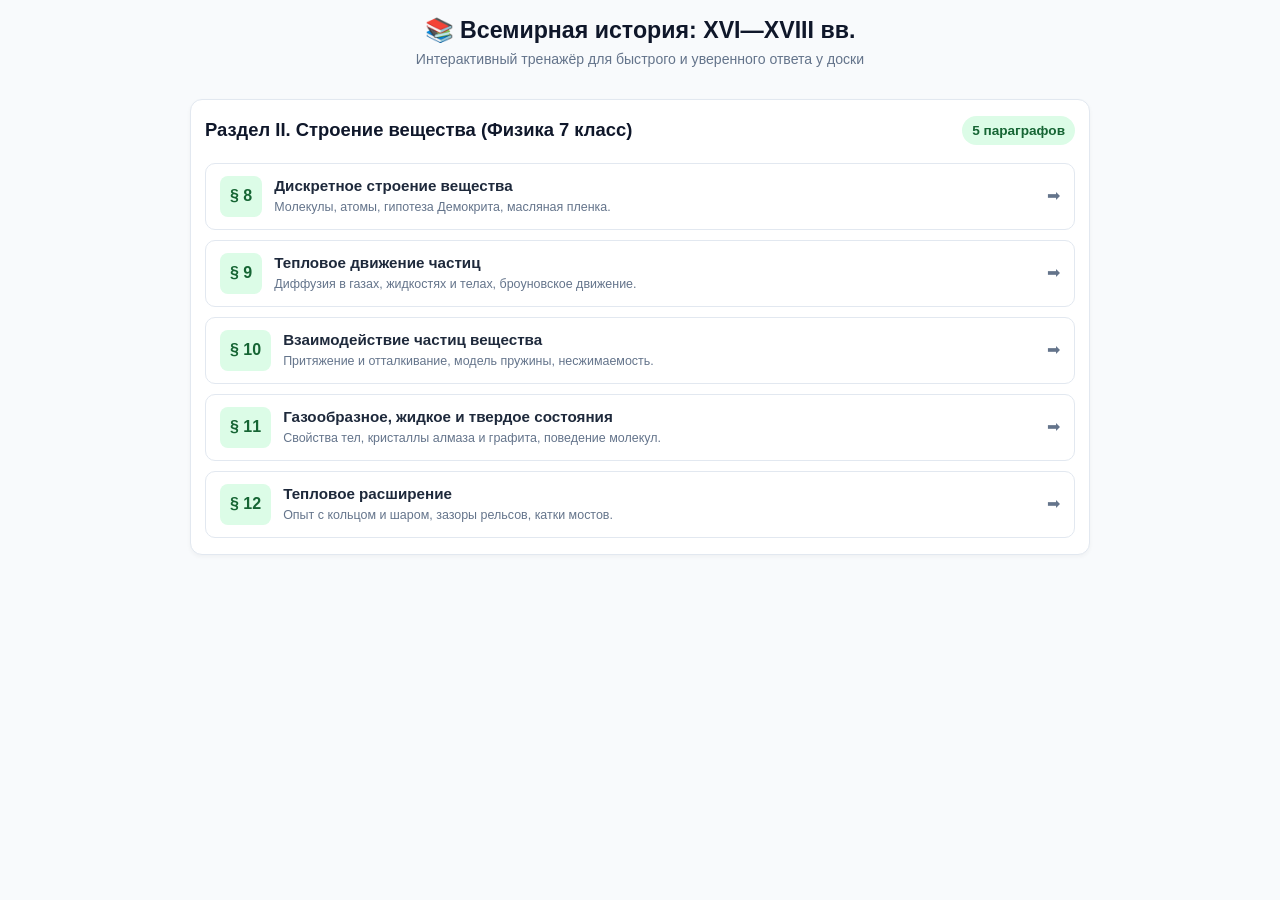
<file: index.html>
<!DOCTYPE html>
<html lang="ru">
<head>
    <meta charset="UTF-8">
    <meta name="viewport" content="width=device-width, initial-scale=1.0">
    <title>Тренажёр по всемирной истории (XVI—XVIII вв.)</title>
    <link rel="stylesheet" href="style.css">
</head>
<body>
<div class="container">
    <header style="margin-bottom: 28px;">
        <h1>📚 Всемирная история: XVI—XVIII вв.</h1>
        <p class="subtitle">Интерактивный тренажёр для быстрого и уверенного ответа у доски</p>
    </header>

    <div class="card" style="margin-top: 20px;">
        <div style="display:flex; justify-content:space-between; align-items:center; margin-bottom: 18px;">
            <h2 style="font-size: 1.15rem; color: #0f172a;">Раздел II. Строение вещества (Физика 7 класс)</h2>
            <span style="font-size: 0.85rem; background: #dcfce7; color: #166534; padding: 4px 10px; border-radius: 20px; font-weight: 700;">5 параграфов</span>
        </div>

        <div class="topic-list">
            <a href="trainer.html?p=8" class="topic-card">
                <div class="topic-num" style="background:#dcfce7; color:#166534;">§ 8</div>
                <div class="topic-info">
                    <div class="topic-title">Дискретное строение вещества</div>
                    <div class="topic-desc">Молекулы, атомы, гипотеза Демокрита, масляная пленка.</div>
                </div>
                <div class="topic-arrow">➡</div>
            </a>

            <a href="trainer.html?p=9" class="topic-card">
                <div class="topic-num" style="background:#dcfce7; color:#166534;">§ 9</div>
                <div class="topic-info">
                    <div class="topic-title">Тепловое движение частиц</div>
                    <div class="topic-desc">Диффузия в газах, жидкостях и телах, броуновское движение.</div>
                </div>
                <div class="topic-arrow">➡</div>
            </a>

            <a href="trainer.html?p=10" class="topic-card">
                <div class="topic-num" style="background:#dcfce7; color:#166534;">§ 10</div>
                <div class="topic-info">
                    <div class="topic-title">Взаимодействие частиц вещества</div>
                    <div class="topic-desc">Притяжение и отталкивание, модель пружины, несжимаемость.</div>
                </div>
                <div class="topic-arrow">➡</div>
            </a>

            <a href="trainer.html?p=11" class="topic-card">
                <div class="topic-num" style="background:#dcfce7; color:#166534;">§ 11</div>
                <div class="topic-info">
                    <div class="topic-title">Газообразное, жидкое и твердое состояния</div>
                    <div class="topic-desc">Свойства тел, кристаллы алмаза и графита, поведение молекул.</div>
                </div>
                <div class="topic-arrow">➡</div>
            </a>

            <a href="trainer.html?p=12" class="topic-card">
                <div class="topic-num" style="background:#dcfce7; color:#166534;">§ 12</div>
                <div class="topic-info">
                    <div class="topic-title">Тепловое расширение</div>
                    <div class="topic-desc">Опыт с кольцом и шаром, зазоры рельсов, катки мостов.</div>
                </div>
                <div class="topic-arrow">➡</div>
            </a>
        </div>
    </div>
</div>
</body>
</html>
</file>
<file: style.css>
:root {
    --primary: #4f46e5;
    --primary-hover: #4338ca;
    --bg: #f8fafc;
    --card-bg: #ffffff;
    --text: #1e293b;
    --muted: #64748b;
    --border: #e2e8f0;
    --success: #10b981;
    --danger: #ef4444;
}

* { 
    box-sizing: border-box; 
    margin: 0; 
    padding: 0; 
    font-family: -apple-system, BlinkMacSystemFont, "Segoe UI", Roboto, sans-serif; 
    -webkit-tap-highlight-color: transparent;
}

body { 
    background: var(--bg); 
    color: var(--text); 
    padding: 16px 12px; 
    line-height: 1.55; 
}

.container { 
    max-width: 900px; 
    margin: 0 auto; 
    width: 100%;
}

/* Шапка */
header { 
    text-align: center; 
    margin-bottom: 18px; 
}
h1 { 
    font-size: 1.45rem; 
    color: #0f172a; 
    margin-bottom: 4px; 
    line-height: 1.25;
}
p.subtitle { 
    color: var(--muted); 
    font-size: 0.88rem; 
}

.back-link { 
    text-decoration: none; 
    font-size: 0.85rem; 
    font-weight: 600; 
    color: var(--primary); 
    display: inline-flex; 
    align-items: center; 
    gap: 4px; 
    padding: 4px 0;
}
.back-link:hover { text-decoration: underline; }

/* Карточки */
.card { 
    background: var(--card-bg); 
    border-radius: 12px; 
    padding: 16px 14px; 
    border: 1px solid var(--border); 
    box-shadow: 0 2px 4px rgba(0,0,0,0.04); 
    margin-bottom: 16px; 
}

/* Каталог тем (index.html) */
.topic-list { 
    display: flex; 
    flex-direction: column; 
    gap: 10px; 
}
.topic-card { 
    display: flex; 
    align-items: center; 
    gap: 12px; 
    padding: 12px 14px; 
    border-radius: 10px; 
    border: 1px solid var(--border); 
    text-decoration: none; 
    color: inherit; 
    transition: all 0.2s; 
    background: white; 
}
.topic-card:hover { 
    border-color: var(--primary); 
    box-shadow: 0 4px 10px rgba(79, 70, 229, 0.08); 
}
.topic-num { 
    font-size: 1rem; 
    font-weight: 800; 
    color: var(--primary); 
    background: #e0e7ff; 
    padding: 8px 10px; 
    border-radius: 8px; 
    min-width: 42px;
    text-align: center;
}
.topic-info { flex: 1; min-width: 0; }
.topic-title { 
    font-weight: 700; 
    font-size: 0.95rem; 
    margin-bottom: 2px; 
    line-height: 1.3;
}
.topic-desc { 
    font-size: 0.78rem; 
    color: var(--muted); 
    white-space: nowrap; 
    overflow: hidden; 
    text-overflow: ellipsis; 
}
.topic-arrow { 
    font-size: 1rem; 
    color: var(--muted); 
}

/* Главные вкладки */
.tabs { 
    display: flex; 
    gap: 6px; 
    margin-bottom: 16px; 
    background: #e2e8f0; 
    padding: 4px; 
    border-radius: 12px; 
}
.tab-btn { 
    flex: 1; 
    padding: 9px 8px; 
    border: none; 
    background: transparent; 
    font-weight: 600; 
    font-size: 0.85rem; 
    color: var(--muted); 
    border-radius: 8px; 
    cursor: pointer; 
    transition: 0.2s; 
    text-align: center;
}
.tab-btn.active { 
    background: var(--card-bg); 
    color: var(--primary); 
    box-shadow: 0 2px 4px rgba(0,0,0,0.06); 
}
.tab-content { display: none; }
.tab-content.active { display: block; }

/* Режимы кнопок */
.mode-selector { 
    display: flex; 
    gap: 6px; 
    margin-bottom: 14px; 
    flex-wrap: wrap; 
    align-items: center; 
}
.mode-label { 
    font-weight: 600; 
    font-size: 0.8rem; 
    width: 100%;
    margin-bottom: 2px;
}
.mode-btn { 
    padding: 5px 11px; 
    border-radius: 16px; 
    border: 1px solid var(--border); 
    background: white; 
    font-size: 0.78rem; 
    font-weight: 600; 
    cursor: pointer; 
    transition: 0.2s; 
}
.mode-btn:hover { background: #f1f5f9; }
.mode-btn.active { 
    background: var(--primary); 
    color: white; 
    border-color: var(--primary); 
}

/* Вкладки разделов в суфлере (горизонтальный свайп) */
.section-tabs {
    display: flex;
    gap: 6px;
    margin-bottom: 14px;
    padding-bottom: 8px;
    border-bottom: 1px solid var(--border);
    overflow-x: auto;
    -webkit-overflow-scrolling: touch;
    scrollbar-width: none;
    flex-wrap: nowrap;
}
.section-tabs::-webkit-scrollbar { display: none; }
.sec-tab-btn {
    padding: 5px 12px;
    border-radius: 8px;
    border: 1px solid var(--border);
    background: #f8fafc;
    font-size: 0.78rem;
    font-weight: 600;
    color: var(--muted);
    cursor: pointer;
    white-space: nowrap;
    flex: 0 0 auto;
    transition: all 0.2s;
}
.sec-tab-btn:hover { background: #e2e8f0; color: var(--text); }
.sec-tab-btn.active {
    background: #e0e7ff;
    color: var(--primary);
    border-color: #c7d2fe;
}

/* Текст суфлера */
.section-box { 
    margin-bottom: 14px; 
    padding-bottom: 12px; 
    border-bottom: 1px dashed var(--border); 
}
.section-box:last-child { border-bottom: none; }
.section-title { 
    font-weight: 700; 
    color: var(--primary); 
    margin-bottom: 6px; 
    font-size: 0.98rem; 
    line-height: 1.35;
}
.section-box p {
    font-size: 0.92rem;
    line-height: 1.6;
}

/* Скрытые слова (спойлеры) */
.secret-word { 
    background: #e0e7ff; 
    color: #3730a3; 
    padding: 1px 5px; 
    border-radius: 4px; 
    font-weight: 600; 
    cursor: pointer; 
    transition: 0.2s; 
    display: inline;
    word-break: break-word;
}
.secret-word.hidden { 
    background: #cbd5e1; 
    color: transparent; 
    user-select: none; 
}
.secret-word.hidden:hover { background: #94a3b8; }

/* Опорные цепочки */
.chain-row { margin-bottom: 14px; }
.chain-title { font-weight: 700; color: #0f172a; margin-bottom: 6px; font-size: 0.88rem; }
.chain-items { display: flex; flex-wrap: wrap; align-items: center; gap: 4px; }
.chain-tag { 
    background: #f1f5f9; 
    border: 1px solid #cbd5e1; 
    padding: 3px 8px; 
    border-radius: 6px; 
    font-size: 0.78rem; 
    font-weight: 600; 
    color: #334155; 
}
.chain-arrow { color: var(--primary); font-weight: 800; font-size: 0.85rem; }

/* Флеш-карточки */
.flashcard-wrapper { 
    display: flex; 
    flex-direction: column; 
    align-items: center; 
    gap: 14px; 
}
.flashcard { 
    width: 100%; 
    max-width: 480px; 
    height: 250px; 
    perspective: 1000px; 
    cursor: pointer; 
}
.flashcard-inner { 
    position: relative; 
    width: 100%; 
    height: 100%; 
    text-align: center; 
    transition: transform 0.4s; 
    transform-style: preserve-3d; 
}
.flashcard.flipped .flashcard-inner { transform: rotateY(180deg); }
.flashcard-front, .flashcard-back { 
    position: absolute; 
    width: 100%; 
    height: 100%; 
    backface-visibility: hidden; 
    display: flex; 
    flex-direction: column; 
    justify-content: center; 
    align-items: center; 
    padding: 16px 14px; 
    border-radius: 12px; 
    border: 1px solid var(--border); 
    box-shadow: 0 4px 10px rgba(0,0,0,0.05); 
}
.flashcard-front { background: white; }
.flashcard-back { 
    background: #f0fdf4; 
    color: #166534; 
    transform: rotateY(180deg); 
    border-color: #bbf7d0; 
}
.fc-tag { 
    font-size: 0.7rem; 
    text-transform: uppercase; 
    font-weight: 700; 
    color: var(--primary); 
    margin-bottom: 6px; 
    letter-spacing: 0.5px;
}
.fc-q { font-size: 1.1rem; font-weight: 700; line-height: 1.35; }
.fc-hint { font-size: 0.75rem; color: var(--muted); margin-top: 10px; }
.fc-a { font-size: 0.95rem; line-height: 1.45; font-weight: 500; }
.fc-counter { font-size: 0.85rem; color: var(--muted); }
.fc-controls { display: flex; gap: 10px; width: 100%; max-width: 320px; justify-content: center; }

/* Кнопки */
.btn { 
    padding: 9px 16px; 
    border-radius: 8px; 
    border: none; 
    font-weight: 600; 
    font-size: 0.88rem; 
    cursor: pointer; 
    background: var(--primary); 
    color: white; 
    transition: 0.2s; 
    display: inline-flex;
    align-items: center;
    justify-content: center;
}
.btn:hover { background: var(--primary-hover); }
.btn-outline { 
    background: white; 
    border: 1px solid var(--border); 
    color: var(--text); 
}
.btn-outline:hover { background: #f1f5f9; }

/* Хронограф */
.timeline { 
    position: relative; 
    padding-left: 18px; 
    border-left: 2px solid #cbd5e1; 
    margin-left: 6px; 
    margin-top: 8px; 
}
.timeline-item { position: relative; margin-bottom: 20px; }
.timeline-dot { 
    position: absolute; 
    left: -25px; 
    top: 4px; 
    width: 12px; 
    height: 12px; 
    border-radius: 50%; 
    background: var(--primary); 
    border: 2px solid white; 
    box-shadow: 0 0 0 2px var(--primary); 
}
.timeline-date { 
    font-weight: 800; 
    color: var(--primary); 
    font-size: 0.92rem; 
    margin-bottom: 2px; 
    display: inline-block; 
}
.timeline-text { font-size: 0.88rem; color: #334155; line-height: 1.45; }

/* Скрытие в хронографе */
.tl-hidden { 
    background: #e2e8f0 !important; 
    color: transparent !important; 
    border-radius: 6px; 
    cursor: pointer; 
    user-select: none; 
    position: relative; 
}
.tl-hidden * { visibility: hidden; }
.timeline-date.tl-hidden { min-width: 110px; height: 22px; padding: 0 4px; }
.timeline-date.tl-hidden::before { 
    content: "📅 Показать дату"; 
    color: #475569; 
    font-size: 0.72rem; 
    font-weight: 700; 
    position: absolute; 
    left: 6px; 
    top: 50%; 
    transform: translateY(-50%); 
    visibility: visible; 
}
.timeline-text.tl-hidden { 
    min-height: 42px; 
    padding: 8px 10px; 
    border: 1px dashed #cbd5e1; 
    display: flex; 
    align-items: center; 
}
.timeline-text.tl-hidden::before { 
    content: "🔍 Открыть событие"; 
    color: #475569; 
    font-size: 0.8rem; 
    font-weight: 600; 
    position: absolute; 
    left: 10px; 
    visibility: visible; 
}

/* Тест */
.quiz-question { font-size: 1rem; font-weight: 700; margin-bottom: 12px; line-height: 1.35; }
.quiz-options { display: flex; flex-direction: column; gap: 8px; margin-bottom: 12px; }
.quiz-opt { 
    padding: 10px 12px; 
    border: 1px solid var(--border); 
    border-radius: 8px; 
    background: white; 
    text-align: left; 
    cursor: pointer; 
    font-size: 0.88rem; 
    transition: 0.2s; 
    line-height: 1.35;
}
.quiz-opt:hover { background: #f8fafc; border-color: #cbd5e1; }
.quiz-opt.correct { background: #dcfce7; border-color: #86efac; color: #166534; font-weight: 600; }
.quiz-opt.wrong { background: #fee2e2; border-color: #fca5a5; color: #991b1b; }
.quiz-feedback { margin-top: 10px; font-weight: 600; font-size: 0.88rem; }

/* ========================================================
   МОБИЛЬНАЯ АДАПТАЦИЯ (экраны смартфона до 360px–480px)
   ======================================================== */
@media (max-width: 480px) {
    body { padding: 10px 8px; }
    .card { padding: 14px 10px; border-radius: 10px; }
    
    /* Вкладки перестраиваются в компактную сетку 2х2 */
    .tabs {
        display: grid;
        grid-template-columns: 1fr 1fr;
        gap: 4px;
        padding: 3px;
    }
    .tab-btn {
        padding: 8px 4px;
        font-size: 0.8rem;
    }

    h1 { font-size: 1.25rem; }
    
    .topic-card { padding: 10px 8px; gap: 8px; }
    .topic-num { min-width: 36px; padding: 6px 4px; font-size: 0.9rem; }
    .topic-title { font-size: 0.88rem; }
    .topic-desc { font-size: 0.74rem; }
    .topic-arrow { display: none; } /* Скрываем стрелку ради экономии места */

    .flashcard { height: 260px; }
    .fc-q { font-size: 1rem; }
    .fc-a { font-size: 0.88rem; }

    .btn { padding: 8px 12px; font-size: 0.82rem; }
}

@media (max-width: 360px) {
    h1 { font-size: 1.15rem; }
    .tab-btn { font-size: 0.75rem; padding: 7px 2px; }
    .sec-tab-btn { font-size: 0.74rem; padding: 4px 9px; }
    .section-title { font-size: 0.9rem; }
    .section-box p { font-size: 0.86rem; }
    .timeline-date { font-size: 0.85rem; }
    .timeline-text { font-size: 0.82rem; }
}
</file>
